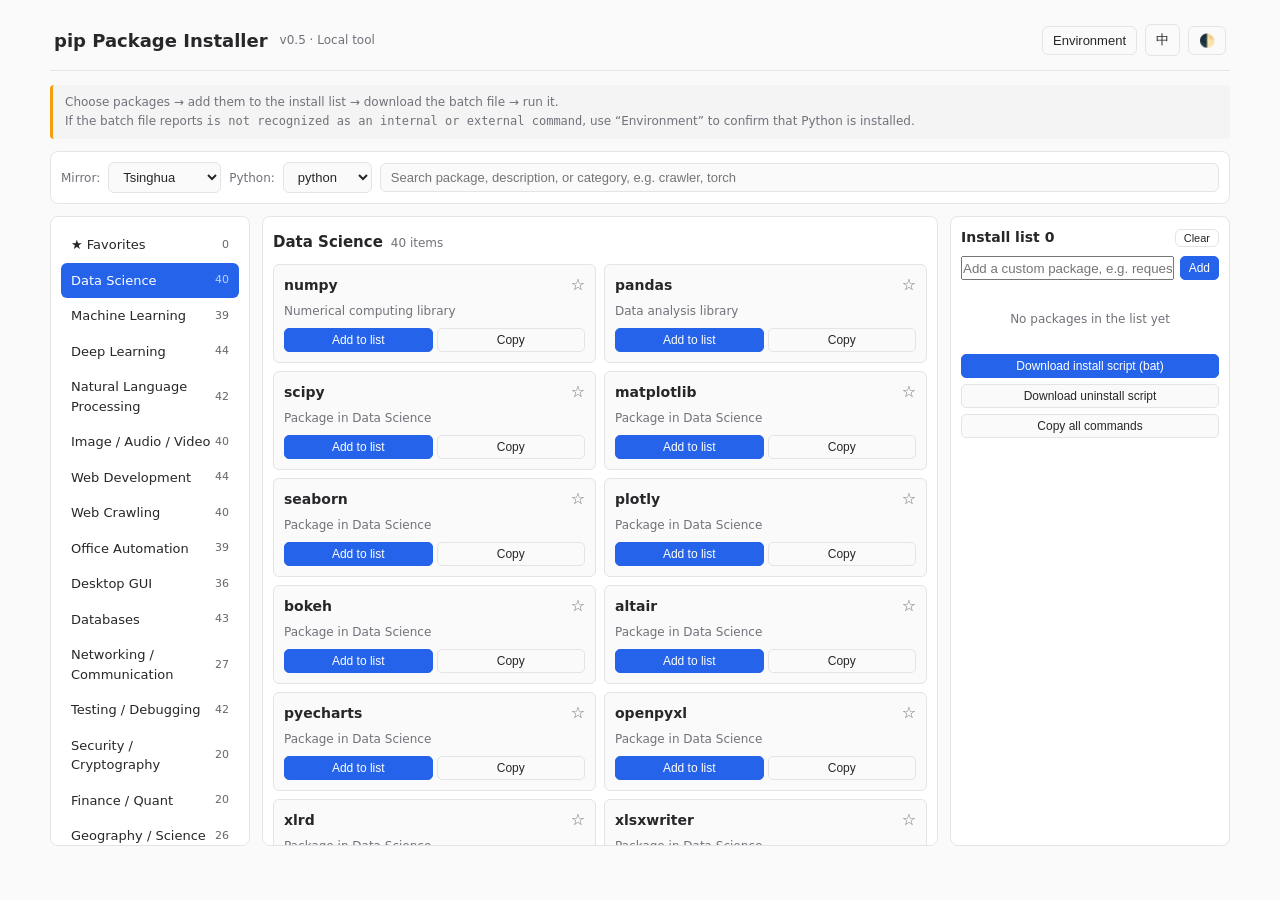
<file: python库安装器.html>
<!DOCTYPE html>
<html lang="zh-CN">
<head>
<meta charset="UTF-8">
<title>pip 库安装器</title>
<meta name="viewport" content="width=device-width,initial-scale=1">
<style>
:root{
  --bg:#fafafa; --panel:#fff; --border:#e4e4e7; --text:#27272a;
  --muted:#71717a; --accent:#2563eb; --accent-hover:#1d4ed8;
  --soft:#f4f4f5; --warn:#f59e0b; --danger:#dc2626;
}
[data-theme="dark"]{
  --bg:#18181b; --panel:#27272a; --border:#3f3f46; --text:#fafafa;
  --muted:#a1a1aa; --accent:#3b82f6; --accent-hover:#60a5fa;
  --soft:#3f3f46; --warn:#fbbf24; --danger:#ef4444;
}
*{box-sizing:border-box;margin:0;padding:0}
body{
  font:14px/1.5 "Microsoft YaHei",system-ui,sans-serif;
  background:var(--bg);color:var(--text);padding:16px;
}
.wrap{max-width:1180px;margin:0 auto}
header{
  display:flex;align-items:center;gap:12px;
  padding:8px 4px 14px;border-bottom:1px solid var(--border);margin-bottom:14px;
}
header h1{font-size:18px;font-weight:600}
header .sub{color:var(--muted);font-size:12px}
header .right{margin-left:auto;display:flex;gap:8px;align-items:center}
.icon-btn{
  background:none;border:1px solid var(--border);border-radius:6px;
  padding:6px 10px;cursor:pointer;color:var(--text);font-size:13px;
}
.icon-btn:hover{background:var(--soft)}
.bar{
  display:flex;gap:8px;flex-wrap:wrap;align-items:center;
  padding:10px;background:var(--panel);border:1px solid var(--border);
  border-radius:8px;margin-bottom:12px;
}
.bar label{font-size:12px;color:var(--muted)}
.bar select,.bar input{
  padding:6px 10px;border:1px solid var(--border);border-radius:6px;
  background:var(--bg);color:var(--text);font-size:13px;outline:none;
}
.bar input{flex:1;min-width:180px}
.layout{display:grid;grid-template-columns:200px 1fr 280px;gap:12px}
@media(max-width:900px){.layout{grid-template-columns:1fr}}
.box{
  background:var(--panel);border:1px solid var(--border);
  border-radius:8px;padding:10px;
}
.cats{max-height:70vh;overflow:auto}
.cat{
  padding:8px 10px;cursor:pointer;border-radius:6px;
  font-size:13px;display:flex;justify-content:space-between;align-items:center;
}
.cat:hover{background:var(--soft)}
.cat.on{background:var(--accent);color:#fff}
.cat .n{font-size:11px;opacity:.7}
.list{max-height:70vh;overflow:auto}
.grid{display:grid;grid-template-columns:repeat(auto-fill,minmax(230px,1fr));gap:8px}
.card{
  border:1px solid var(--border);border-radius:6px;padding:10px;
  display:flex;flex-direction:column;gap:6px;background:var(--bg);
}
.card .top{display:flex;align-items:center;gap:6px}
.card .name{font-weight:600;font-size:14px;flex:1;word-break:break-all}
.card .star{cursor:pointer;color:var(--muted);font-size:16px;line-height:1}
.card .star.on{color:var(--warn)}
.card .desc{color:var(--muted);font-size:12px;min-height:18px}
.card .actions{display:flex;gap:4px;flex-wrap:wrap;margin-top:2px}
.btn{
  border:1px solid var(--border);background:var(--bg);color:var(--text);
  padding:4px 8px;border-radius:5px;cursor:pointer;font-size:12px;flex:1;
}
.btn:hover{background:var(--soft)}
.btn.p{background:var(--accent);color:#fff;border-color:var(--accent)}
.btn.p:hover{background:var(--accent-hover)}
.cart-title{display:flex;justify-content:space-between;align-items:center;margin-bottom:8px}
.cart-title h3{font-size:14px;font-weight:600}
.cart-list{max-height:300px;overflow:auto;margin:6px 0}
.cart-item{
  display:flex;justify-content:space-between;align-items:center;
  padding:5px 8px;background:var(--soft);border-radius:5px;margin-bottom:4px;
  font-size:13px;
}
.cart-item .rm{cursor:pointer;color:var(--danger);font-size:16px;line-height:1}
.cart-empty{color:var(--muted);font-size:12px;text-align:center;padding:20px}
.cart-actions{display:flex;flex-direction:column;gap:6px}
.h2{font-size:15px;font-weight:600;margin:4px 0 10px;display:flex;align-items:center;gap:8px}
.h2 .num{color:var(--muted);font-size:12px;font-weight:normal}
.tip{
  padding:8px 12px;background:var(--soft);border-left:3px solid var(--warn);
  border-radius:4px;margin-bottom:12px;font-size:12px;color:var(--muted);line-height:1.6;
}
.tip a{color:var(--accent);text-decoration:none}
.tip a:hover{text-decoration:underline}
.toast{
  position:fixed;bottom:20px;left:50%;transform:translateX(-50%);
  background:var(--text);color:var(--bg);padding:9px 18px;border-radius:6px;
  font-size:13px;opacity:0;transition:opacity .25s;pointer-events:none;z-index:99;
}
.toast.on{opacity:1}
.custom-row{display:flex;gap:6px;margin-bottom:10px}
.custom-row input{flex:1}
.empty{text-align:center;padding:40px;color:var(--muted);font-size:13px}
.dot{
  display:inline-block;width:6px;height:6px;border-radius:50%;
  background:var(--warn);margin-left:4px;vertical-align:middle;
}
::-webkit-scrollbar{width:6px;height:6px}
::-webkit-scrollbar-thumb{background:var(--border);border-radius:3px}
</style>
</head>
<body>
<div class="wrap">
  <header>
    <h1 data-i18n="title"></h1>
    <span class="sub" data-i18n="subtitle"></span>
    <div class="right">
      <button class="icon-btn" id="envBtn" data-i18n="envCheck" data-i18n-title="envCheckTitle"></button>
      <button class="icon-btn" id="langBtn" data-i18n="switchLanguage" data-i18n-title="switchLanguageTitle"></button>
      <button class="icon-btn" id="themeBtn" data-i18n-title="themeToggle">🌓</button>
    </div>
  </header>

  <div class="tip" id="tip"></div>

  <div class="bar">
    <label data-i18n="mirror"></label>
    <select id="mirror">
      <option value="https://pypi.tuna.tsinghua.edu.cn/simple" data-i18n="mirrorTsinghua"></option>
      <option value="https://mirrors.aliyun.com/pypi/simple/" data-i18n="mirrorAliyun"></option>
      <option value="https://pypi.mirrors.ustc.edu.cn/simple/" data-i18n="mirrorUSTC"></option>
      <option value="https://mirrors.huaweicloud.com/repository/pypi/simple/" data-i18n="mirrorHuawei"></option>
      <option value="" data-i18n="mirrorOfficial"></option>
    </select>
    <label data-i18n="python"></label>
    <select id="pycmd">
      <option value="python">python</option>
      <option value="py">py</option>
      <option value="python3">python3</option>
    </select>
    <input id="search" data-i18n-placeholder="searchPlaceholder">
  </div>

  <div class="layout">
    <div class="box cats" id="cats"></div>
    <div class="box list" id="list"></div>
    <div class="box">
      <div class="cart-title">
        <h3><span data-i18n="cartTitle"></span> <span class="num" id="cartNum">0</span></h3>
        <button class="icon-btn" id="clearCart" style="padding:2px 8px;font-size:11px" data-i18n="clear"></button>
      </div>
      <div class="custom-row">
        <input id="customLib" data-i18n-placeholder="customPlaceholder">
        <button class="btn p" id="addCustom" style="flex:0 0 auto" data-i18n="add"></button>
      </div>
      <div class="cart-list" id="cartList"></div>
      <div class="cart-actions">
        <button class="btn p" id="dlAll" data-i18n="downloadInstall"></button>
        <button class="btn" id="dlUninstall" data-i18n="downloadUninstall"></button>
        <button class="btn" id="copyAll" data-i18n="copyAll"></button>
      </div>
    </div>
  </div>
</div>

<div class="toast" id="toast"></div>

<script>
// ====== 库数据 ======
const data = {
  "数据科学":[["numpy","数值计算基础库"],["pandas","数据分析"],["scipy","科学计算"],["matplotlib","绘图"],["seaborn","统计绘图"],["plotly","交互式图表"],["bokeh","交互式可视化"],["altair","声明式绘图"],["pyecharts","Echarts 中文"],["openpyxl","读写 xlsx"],["xlrd","读旧版 Excel"],["xlsxwriter","生成 Excel"],["polars","高性能 DataFrame"],["modin","并行 pandas"],["dask","大数据计算"],["vaex","亿级数据"],["statsmodels","统计建模"],["sympy","符号数学"],["jupyterlab","新版 Notebook"],["notebook","经典 Notebook"],["ipython","增强终端"],["datatable","高性能表格"],["pandasgui","Pandas GUI"],["great-expectations","数据质量"],["sweetviz","数据探索可视化"],["pandas-profiling","数据分析报告"],["missingno","缺失值可视化"],["arrow","时间序列"],["sidetable","频数统计"],["tabulate","表格输出"]],
  "机器学习":[["scikit-learn","经典 ML"],["xgboost","梯度提升树"],["lightgbm","微软梯度提升"],["catboost","Yandex 梯度提升"],["imbalanced-learn","样本不均衡"],["optuna","超参数优化"],["hyperopt","贝叶斯优化"],["mlflow","实验管理"],["wandb","实验追踪"],["tensorboard","训练可视化"],["joblib","模型持久化"],["shap","模型可解释"],["lime","局部可解释"],["mlxtend","ML 扩展"],["pycaret","低代码 ML"],["featuretools","自动特征"],["category-encoders","类别编码"],["auto-sklearn","自动 ML"],["tpot","遗传算法 AutoML"],["eli5","模型解释"],["yellowbrick","ML 可视化"],["scikit-optimize","贝叶斯优化"],["ray","分布式计算"],["boruta","特征选择"],["sktime","时间序列 ML"],["tslearn","时间序列"],["prophet","时间序列预测"],["neuralprophet","神经网络预测"],["pmdarima","自动 ARIMA"]],
  "深度学习":[["tensorflow","TF 深度学习,包很大"],["torch","PyTorch,包很大"],["torchvision","PyTorch 视觉"],["torchaudio","PyTorch 音频"],["keras","高层神经网络"],["jax","Google 自动微分"],["paddlepaddle","百度飞桨,包很大"],["transformers","HuggingFace 大模型"],["accelerate","分布式训练"],["datasets","HF 数据集"],["tokenizers","HF 分词"],["diffusers","扩散模型"],["sentence-transformers","语义向量"],["pytorch-lightning","Lightning 封装"],["timm","图像模型"],["ultralytics","YOLOv8"],["onnx","模型交换"],["onnxruntime","ONNX 推理"],["tensorflow-hub","TF 模型库"],["tensorflowjs","TF.js"],["tf2onnx","TF 转 ONNX"],["torch2trt","PyTorch 转 TRT"],["torchsummary","模型摘要"],["tensorwatch","训练可视化"],["efficientnet","高效网络"],["segmentation-models-pytorch","分割模型"],["detectron2","Facebook 检测"],["mmcv","OpenMMLab 基础"],["mmsegmentation","语义分割"],["mmdetection","目标检测"]],
  "自然语言处理":[["jieba","中文分词"],["pkuseg","北大分词"],["hanlp","中文 NLP"],["snownlp","中文情感"],["nltk","经典 NLP"],["spacy","工业 NLP"],["gensim","词向量"],["textblob","简单文本"],["fasttext","Facebook 文本"],["pypinyin","拼音"],["zhconv","繁简转换"],["wordcloud","词云"],["langchain","LLM 框架"],["llama-index","LLM 索引"],["openai","OpenAI API"],["anthropic","Claude API"],["tiktoken","OpenAI 分词"],["rouge","摘要评估"],["bleu","翻译评估"],["sacrebleu","BLEU 标准"],["textstat","文本统计"],["python-Levenshtein","编辑距离"],["fuzzywuzzy","模糊匹配"],["rapidfuzz","快速模糊匹配"],["pycorrector","中文纠错"],["cnsenti","中文情感"],["ltp","语言技术平台"],["thulac","清华分词"],["pyltp","LTP Python"],["texthero","文本预处理"],["sumy","自动摘要"],["keybert","关键词提取"]],
  "图像/音视频":[["opencv-python","CV 视觉"],["pillow","图像处理"],["scikit-image","图像算法"],["imageio","图像 IO"],["moviepy","视频编辑"],["pydub","音频处理"],["librosa","音频分析"],["soundfile","音频读写"],["pyaudio","录音播放"],["ffmpeg-python","FFmpeg 封装"],["face-recognition","人脸识别"],["mediapipe","Google 多媒体 AI"],["pytesseract","Tesseract OCR"],["easyocr","多语言 OCR"],["paddleocr","百度 OCR"],["qrcode","二维码生成"],["pyzbar","二维码识别"],["imageai","简单 AI 视觉"],["albumentations","图像增强"],["imgaug","图像增强"],["kornia","可微计算机视觉"],["vidgear","视频处理"],["av","音视频绑定"],["opencv-contrib-python","OpenCV 扩展"],["pdf2image","PDF 转图片"],["img2pdf","图片转 PDF"],["python-magic","文件类型检测"],["wand","ImageMagick 绑定"],["colour","色彩科学"],["colorthief","主题色提取"]],
  "Web 开发":[["flask","轻量框架"],["flask-sqlalchemy","Flask ORM"],["django","全功能框架"],["djangorestframework","Django API"],["fastapi","现代异步 API"],["uvicorn","ASGI 服务器"],["gunicorn","WSGI 服务器"],["tornado","异步 Web"],["sanic","高性能异步"],["bottle","极简框架"],["jinja2","模板引擎"],["wtforms","表单"],["streamlit","数据应用"],["gradio","AI 演示界面"],["dash","可视化网页"],["nicegui","现代 UI"],["flask-restful","Flask RESTful"],["flask-cors","Flask CORS"],["flask-jwt-extended","Flask JWT"],["django-cors-headers","Django CORS"],["django-filter","Django 过滤"],["django-extensions","Django 扩展"],["channels","Django 异步"],["starlette","轻量 ASGI"],["pydantic","数据验证"],["marshmallow","序列化"],["apispec","OpenAPI 规范"],["flask-admin","管理后台"],["django-debug-toolbar","Django 调试"],["httpie","HTTP 客户端"]],
  "爬虫":[["requests","HTTP 请求"],["httpx","异步 HTTP"],["aiohttp","异步 HTTP"],["beautifulsoup4","HTML 解析"],["lxml","XML 解析"],["pyquery","jQuery 风格"],["parsel","选择器"],["scrapy","爬虫框架"],["scrapy-redis","分布式 Scrapy"],["selenium","浏览器自动化"],["playwright","新一代自动化"],["DrissionPage","国产自动化"],["fake-useragent","随机 UA"],["cloudscraper","绕过 CF"],["requests-html","支持 JS"],["yt-dlp","视频下载"],["you-get","媒体下载"],["helium","简化版 Selenium"],["mechanize","浏览器模拟"],["MechanicalSoup","自动表单"],["newspaper3k","新闻提取"],["trafilatura","网页正文提取"],["readability-lxml","正文提取"],["html2text","HTML 转文本"],["cssselect","CSS 选择器"],["w3lib","Web 工具"],["urllib3","HTTP 客户端"],["curl-cffi","cURL 绑定"],["tls-client","TLS 客户端"],["undetected-chromedriver","反检测驱动"]],
  "自动化办公":[["pyautogui","键鼠自动化"],["pynput","键鼠监听"],["keyboard","键盘控制"],["mouse","鼠标控制"],["pywin32","Win API"],["pywinauto","Win UI 自动化"],["uiautomation","UI 自动化"],["python-docx","Word"],["docx2pdf","Word 转 PDF"],["python-pptx","PPT"],["xlwings","Excel 联动"],["PyPDF2","PDF 处理"],["pypdf","PDF 新版"],["pdfplumber","PDF 提取"],["reportlab","生成 PDF"],["schedule","定时任务"],["apscheduler","高级定时"],["watchdog","文件监控"],["pyperclip","剪贴板"],["openpyxl","Excel 读写"],["xlutils","Excel 工具"],["xlsxwriter","生成 Excel"],["pyexcel","统一 Excel 接口"],["pandas","Excel 数据分析"],["python-docx-template","Word 模板"],["mailmerge","邮件合并"],["pywin32-ctypes","Win32 轻量"],["comtypes","COM 接口"],["winshell","Windows Shell"]],
  "GUI 桌面":[["PyQt5","Qt 桌面"],["PyQt6","Qt6"],["PySide6","官方 Qt"],["customtkinter","现代化 Tk"],["ttkbootstrap","Tk 美化"],["wxPython","wx 绑定"],["kivy","触摸 UI"],["kivymd","Material"],["dearpygui","即时模式"],["flet","Flutter 风"],["pygame","游戏开发"],["arcade","2D 游戏"],["pyinstaller","打包 exe"],["nuitka","Py 编译器"],["cx-Freeze","打包"],["auto-py-to-exe","PyInstaller GUI"],["pyqt5-tools","PyQt 设计器"],["qt-material","Qt Material 主题"],["qdarkstyle","Qt 暗色主题"],["pyglet","OpenGL 窗口"],["panda3d","3D 游戏引擎"],["ursina","3D 游戏"],["tkinterdnd2","Tk 拖放"],["pillow","图片处理"],["pyqtgraph","科学绘图"],["vispy","高性能可视化"]],
  "数据库":[["sqlalchemy","ORM"],["pymysql","MySQL"],["mysql-connector-python","MySQL 官方"],["psycopg2-binary","PostgreSQL"],["pymongo","MongoDB"],["redis","Redis 客户端"],["elasticsearch","ES 客户端"],["duckdb","嵌入分析"],["peewee","轻量 ORM"],["tortoise-orm","异步 ORM"],["alembic","数据库迁移"],["pyodbc","ODBC"],["clickhouse-driver","ClickHouse"],["aiosqlite","异步 SQLite"],["motor","异步 MongoDB"],["cassandra-driver","Cassandra"],["neo4j","图数据库"],["py2neo","Neo4j 简化"],["influxdb","时序数据库"],["pyarrow","Arrow 列存储"],["sqlmodel","SQL ORM"],["databases","异步数据库"],["asyncpg","异步 PostgreSQL"],["aiomysql","异步 MySQL"],["aioredis","异步 Redis"],["tinydb","轻量 JSON DB"],["pickledb","键值存储"],["sqlparse","SQL 解析"],["pypika","SQL 查询构建器"]],
  "网络/通信":[["websockets","WebSocket"],["websocket-client","WS 客户端"],["paramiko","SSH"],["fabric","远程执行"],["scapy","数据包"],["pyserial","串口"],["pymodbus","Modbus"],["paho-mqtt","MQTT"],["grpcio","gRPC"],["protobuf","Protobuf"],["pyzmq","ZeroMQ"],["kafka-python","Kafka"],["pika","RabbitMQ"],["celery","任务队列"],["asyncssh","异步 SSH"],["netmiko","网络设备自动化"],["napalm","网络自动化"],["nornir","网络自动化框架"],["pysnmp","SNMP"],["twisted","事件驱动网络"],["socket.io-client","Socket.IO 客户端"],["python-socketio","Socket.IO"],["python-telegram-bot","Telegram Bot"],["discord.py","Discord Bot"],["slack-sdk","Slack SDK"],["requests-oauthlib","OAuth"],["ftplib","FTP 标准库增强"]],
  "测试/调试":[["pytest","测试框架"],["pytest-cov","覆盖率"],["pytest-mock","Mock"],["pytest-xdist","并行测试"],["pytest-asyncio","异步测试"],["hypothesis","属性测试"],["faker","假数据"],["coverage","覆盖率"],["tox","多环境"],["locust","压测"],["memory-profiler","内存分析"],["line-profiler","行级性能"],["py-spy","采样分析"],["unittest-xml-reporting","JUnit XML"],["nose2","测试运行器"],["behave","BDD 测试"],["robotframework","自动化测试"],["selenium-wire","Selenium 网络"],["responses","Mock HTTP"],["httmock","HTTP Mock"],["freezegun","时间 Mock"],["factory-boy","测试工厂"],["mixer","数据生成"],["pyhamcrest","断言库"],["assertpy","流式断言"],["sure","表达式断言"],["vcrpy","HTTP 录制"],["moto","AWS Mock"],["pytest-benchmark","基准测试"]],
  "安全/加密":[["cryptography","加密"],["pycryptodome","加密算法"],["pyjwt","JWT"],["bcrypt","密码哈希"],["passlib","哈希套件"],["pyotp","动态口令"],["pynacl","加密工具"],["python-jose","JOSE"],["authlib","OAuth"],["itsdangerous","签名"],["argon2-cffi","Argon2 哈希"],["hashlib","哈希增强"],["secrets","安全随机"],["rsa","RSA 加密"],["ecdsa","椭圆曲线签名"],["paramiko","SSH 加密"],["gnupg","GPG 加密"],["m2crypto","OpenSSL 绑定"],["certifi","CA 证书"],["python-decouple","配置安全"]],
  "金融/量化":[["akshare","中文金融数据"],["tushare","股票数据"],["baostock","证券数据"],["yfinance","雅虎金融"],["ccxt","加密货币"],["backtrader","回测框架"],["mplfinance","金融图表"],["pandas-ta","技术指标"],["empyrical","金融指标"],["pyfolio","组合分析"],["zipline","量化框架"],["quantlib","金融工程"],["ta-lib","技术分析"],["vnpy","国产量化"],["rqalpha","米筐量化"],["alphalens","因子分析"],["pyalgotrade","算法交易"],["freqtrade","加密货币交易"],["alpaca-trade-api","股票 API"],["ib-insync","盈透 API"]],
  "地理/科学":[["geopandas","地理数据"],["shapely","几何"],["folium","交互地图"],["geopy","地理编码"],["pyproj","坐标投影"],["cartopy","地图绘制"],["astropy","天文学"],["biopython","生物信息"],["networkx","图论"],["pulp","线性规划"],["cvxpy","凸优化"],["basemap","地图工具"],["fiona","地理文件 IO"],["rasterio","栅格数据"],["contextily","地图底图"],["osmnx","OpenStreetMap"],["leafmap","交互地图"],["keplergl","大数据地图"],["pydeck","Deck.gl Python"],["h3","Uber 空间索引"],["rdkit","化学信息"],["ase","原子模拟"],["pymatgen","材料科学"],["scikit-bio","计算生物"],["obspy","地震学"],["astroquery","天文数据查询"]],
  "实用工具":[["rich","终端美化"],["colorama","终端着色"],["tqdm","进度条"],["loguru","日志库"],["pydantic","数据验证"],["click","命令行"],["typer","现代 CLI"],["fire","CLI 生成"],["python-dotenv","环境变量"],["pyyaml","YAML"],["toml","TOML"],["orjson","快速 JSON"],["arrow","时间处理"],["pendulum","日期增强"],["python-dateutil","日期工具"],["chardet","编码检测"],["psutil","系统监控"],["pyinstaller","打包 exe"],["poetry","依赖管理"],["pipenv","环境管理"],["black","代码格式化"],["isort","导入排序"],["flake8","代码检查"],["pylint","静态分析"],["mypy","类型检查"],["autopep8","自动 PEP8"],["bandit","安全检查"],["pre-commit","Git 钩子"],["invoke","任务执行"],["sh","Shell 命令"],["environs","环境变量解析"],["attrs","类装饰器"],["more-itertools","迭代工具"],["boltons","工具集合"],["toolz","函数式工具"],["funcy","函数式"],["cachew","缓存"],["diskcache","磁盘缓存"],["cachetools","缓存工具"],["humanize","人性化显示"],["inflection","单复数转换"],["regex","增强正则"],["parse","反向格式化"],["validators","数据验证"],["schema","数据模式"],["marshmallow","序列化"],["cerberus","数据验证"],["pytz","时区"],["tzlocal","本地时区"],["iso8601","ISO 日期"],["delorean","时间旅行"],["maya","人性化时间"],["freezegun","冻结时间"],["pluggy","插件系统"],["stevedore","动态插件"],["lazy-object-proxy","懒加载"],["wrapt","装饰器工具"]]
};

const lang = {
  zh: {
    title:'pip 库安装器', subtitle:'v0.5 · 本地工具', envCheck:'环境检测', envCheckTitle:'生成 Python 环境检测脚本',
    switchLanguage:'EN', switchLanguageTitle:'Switch to English', themeToggle:'切换主题',
    tip:'挑库 → 加入安装清单 → 下载 bat → 双击运行就行。<br>如果 bat 跑起来报错 <code>不是内部或外部命令</code>，先用右上角“环境检测”看看 Python 是否装好了。',
    mirror:'镜像:', python:'Python:', mirrorTsinghua:'清华', mirrorAliyun:'阿里', mirrorUSTC:'中科大', mirrorHuawei:'华为', mirrorOfficial:'官方源',
    searchPlaceholder:'搜库名/中文描述，比如 爬虫、torch', cartTitle:'安装清单', clear:'清空', customPlaceholder:'加自定义库，例如 requests==2.31.0', add:'加入',
    downloadInstall:'下载安装脚本 (bat)', downloadUninstall:'下载卸载脚本', copyAll:'复制全部命令', favorites:'收藏', searchResult:'搜索 “{query}”',
    customCategory:'自定义', customDescription:'(自定义)', empty:'没东西', itemCount:'{count} 个', added:'已加入', addToCart:'加入清单', copy:'复制',
    copyCommand:'复制单条命令', favorite:'收藏', cartEmpty:'还没添加任何库', alreadyInCart:'{name} 已经在清单里了', addedToCart:'已加入: {name}',
    copied:'已复制', illegalName:'库名有非法字符', cartIsEmpty:'清单是空的', clearConfirm:'清空整个安装清单?', uninstallConfirm:'确认要生成卸载脚本吗? 跑这个 bat 会把清单里的库都卸了。',
    installFile:'安装_{count}个库_{date}.bat', uninstallFile:'卸载_{count}个库.bat', envFile:'检测Python环境.bat', installScriptDownloaded:'已生成安装脚本', envScriptDownloaded:'环境检测脚本已下载',
    install:'安装', uninstall:'卸载', scriptTitle:'{action} Python 库', scriptList:'=== {action}清单 ({count} 个) ===', scriptMissingPython:'[错误] 找不到 Python，请先装 Python 并勾选 Add to PATH',
    scriptProgress:'[{current}/{total}] {action} {name} ...', scriptFinished:'=== 全部完成 ===', envScriptTitle:'Python 环境检测', envStep1:'[1] 检查 python 命令...', envStep2:'[2] 检查版本...', envStep3:'[3] 检查 pip...', envStep4:'[4] 已安装的库:', envFinished:'=== 检测完成 ===', envHelp:'把上面的内容截图发给求助的人',
    catData:'数据科学', catML:'机器学习', catDL:'深度学习', catNLP:'自然语言处理', catVision:'图像/音视频', catWeb:'Web 开发', catCrawler:'爬虫', catOffice:'自动化办公', catGUI:'GUI 桌面', catDB:'数据库', catNetwork:'网络/通信', catTest:'测试/调试', catSecurity:'安全/加密', catFinance:'金融/量化', catScience:'地理/科学', catUtility:'实用工具'
  },
  en: {
    title:'pip Package Installer', subtitle:'v0.5 · Local tool', envCheck:'Environment', envCheckTitle:'Generate a Python environment diagnostic script',
    switchLanguage:'中', switchLanguageTitle:'切换至中文', themeToggle:'Toggle theme',
    tip:'Choose packages → add them to the install list → download the batch file → run it.<br>If the batch file reports <code>is not recognized as an internal or external command</code>, use “Environment” to confirm that Python is installed.',
    mirror:'Mirror:', python:'Python:', mirrorTsinghua:'Tsinghua', mirrorAliyun:'Aliyun', mirrorUSTC:'USTC', mirrorHuawei:'Huawei', mirrorOfficial:'Official PyPI',
    searchPlaceholder:'Search package, description, or category, e.g. crawler, torch', cartTitle:'Install list', clear:'Clear', customPlaceholder:'Add a custom package, e.g. requests==2.31.0', add:'Add',
    downloadInstall:'Download install script (bat)', downloadUninstall:'Download uninstall script', copyAll:'Copy all commands', favorites:'Favorites', searchResult:'Search “{query}”',
    customCategory:'Custom', customDescription:'(custom package)', empty:'No packages found', itemCount:'{count} items', added:'Added', addToCart:'Add to list', copy:'Copy',
    copyCommand:'Copy command', favorite:'Favorite', cartEmpty:'No packages in the list yet', alreadyInCart:'{name} is already in the list', addedToCart:'Added: {name}',
    copied:'Copied', illegalName:'The package name contains invalid characters', cartIsEmpty:'The install list is empty', clearConfirm:'Clear the entire install list?', uninstallConfirm:'Generate an uninstall script? Running it will uninstall every package in the list.',
    installFile:'install_{count}_packages_{date}.bat', uninstallFile:'uninstall_{count}_packages.bat', envFile:'python_environment_check.bat', installScriptDownloaded:'Install script generated', envScriptDownloaded:'Environment script downloaded',
    install:'Install', uninstall:'Uninstall', scriptTitle:'{action} Python Packages', scriptList:'=== {action} list ({count} packages) ===', scriptMissingPython:'[ERROR] Python was not found. Install Python and enable Add to PATH.',
    scriptProgress:'[{current}/{total}] {action} {name} ...', scriptFinished:'=== Complete ===', envScriptTitle:'Python Environment Check', envStep1:'[1] Checking the Python command...', envStep2:'[2] Checking the version...', envStep3:'[3] Checking pip...', envStep4:'[4] Installed packages:', envFinished:'=== Check complete ===', envHelp:'You can share a screenshot of the output when asking for help.',
    catData:'Data Science', catML:'Machine Learning', catDL:'Deep Learning', catNLP:'Natural Language Processing', catVision:'Image / Audio / Video', catWeb:'Web Development', catCrawler:'Web Crawling', catOffice:'Office Automation', catGUI:'Desktop GUI', catDB:'Databases', catNetwork:'Networking / Communication', catTest:'Testing / Debugging', catSecurity:'Security / Cryptography', catFinance:'Finance / Quant', catScience:'Geography / Science', catUtility:'Utilities'
  }
};

const categoryKeys = {
  '数据科学':'catData', '机器学习':'catML', '深度学习':'catDL', '自然语言处理':'catNLP', '图像/音视频':'catVision', 'Web 开发':'catWeb', '爬虫':'catCrawler', '自动化办公':'catOffice', 'GUI 桌面':'catGUI', '数据库':'catDB', '网络/通信':'catNetwork', '测试/调试':'catTest', '安全/加密':'catSecurity', '金融/量化':'catFinance', '地理/科学':'catScience', '实用工具':'catUtility'
};

// Additional useful packages are appended without altering the original catalogue.
data['深度学习'].push(['peft','参数高效微调'],['trl','大模型训练'],['ollama','Ollama 客户端'],['vllm','高吞吐推理']);
data['Web 开发'].push(['litestar','现代 API 框架'],['sse-starlette','服务端事件'],['slowapi','限流'],['python-multipart','表单上传']);
data['数据库'].push(['clickhouse-connect','ClickHouse 官方客户端'],['pgvector','PostgreSQL 向量扩展'],['weaviate-client','Weaviate 向量数据库'],['qdrant-client','Qdrant 向量数据库']);
data['测试/调试'].push(['ruff','快速代码检查'],['playwright-stealth','浏览器自动化扩展'],['schemathesis','API 属性测试']);
data['实用工具'].push(['uv','高速 Python 包管理'],['tenacity','重试工具'],['platformdirs','跨平台目录'],['questionary','交互式命令行'],['textual','终端 UI'],['structlog','结构化日志'],['pydantic-settings','配置管理'],['fastapi-cli','FastAPI 命令行']);

// 120 additional commonly used packages, appended to the original catalogue only.
data['数据科学'].push(
  ['numpy-financial','金融数值计算'],['pingouin','统计分析'],['pyjanitor','数据清洗'],['datawig','缺失数据补全'],['dataprep','数据准备'],['dtale','DataFrame 交互查看'],['lux-api','自动数据探索'],['evidently','数据与模型监控'],['whylogs','数据日志监控'],['streamz','实时数据流处理']
);
data['机器学习'].push(
  ['river','在线机器学习'],['dirty-cat','脏数据编码'],['interpret','可解释机器学习'],['interpret-core','模型解释核心'],['fairlearn','机器学习公平性'],['cleanlab','标签质量检测'],['alibi','模型解释与鲁棒性'],['dalex','模型解释工具'],['skforecast','时间序列预测'],['mljar-supervised','自动机器学习']
);
data['深度学习'].push(
  ['bitsandbytes','低比特模型量化'],['deepspeed','大模型分布式训练'],['fairscale','PyTorch 大规模训练'],['optimum','模型推理优化'],['safetensors','安全模型权重格式'],['huggingface-hub','Hugging Face Hub 客户端'],['gradio-client','Gradio 客户端'],['outlines','结构化 LLM 输出'],['guidance','LLM 引导生成'],['instructor','结构化 LLM 响应']
);
data['自然语言处理'].push(
  ['stanza','Stanford NLP'],['flair','文本分类与 NER'],['presidio-analyzer','敏感信息识别'],['presidio-anonymizer','敏感信息脱敏'],['dateparser','自然语言日期解析'],['emoji','Emoji 处理'],['unidecode','Unicode 转 ASCII'],['langdetect','语言识别'],['lingua-language-detector','高精度语言识别'],['wordninja','英文词语切分']
);
data['图像/音视频'].push(
  ['mss','快速屏幕截图'],['pyvirtualcam','虚拟摄像头'],['manim','数学动画'],['pytube','YouTube 下载'],['faster-whisper','快速语音识别'],['openai-whisper','语音转文字'],['demucs','音频人声分离'],['pedalboard','音频效果处理'],['cairosvg','SVG 转图片'],['svgwrite','生成 SVG 图形']
);
data['Web 开发'].push(
  ['django-ninja','Django 类型化 API'],['django-allauth','Django 认证'],['django-environ','Django 环境配置'],['whitenoise','静态文件服务'],['uvloop','高性能事件循环'],['aiofiles','异步文件操作'],['django-celery-beat','Django 定时任务'],['fastapi-users','FastAPI 用户认证'],['strawberry-graphql','Python GraphQL'],['ariadne','GraphQL 服务端']
);
data['爬虫'].push(
  ['browser-use','AI 浏览器自动化'],['scrapling','反爬网页抓取'],['crawl4ai','AI 网页抓取'],['requests-cache','HTTP 缓存'],['requests-ratelimiter','请求限速'],['httpcore','HTTP 核心库'],['selectolax','高速 HTML 解析'],['bs4','BeautifulSoup 简写包'],['feedparser','RSS/Atom 解析'],['warcio','WARC 网页归档处理']
);
data['自动化办公'].push(
  ['office365-rest-python-client','Microsoft 365 API'],['msal','微软身份认证'],['google-api-python-client','Google API 客户端'],['gspread','Google Sheets 操作'],['pywhatkit','WhatsApp 和网页自动化'],['send2trash','安全移入回收站'],['pathvalidate','文件名路径校验'],['imgkit','HTML 转图片'],['weasyprint','HTML 转 PDF'],['camelot-py','PDF 表格提取']
);
data['GUI 桌面'].push(
  ['pywebview','原生 WebView 桌面程序'],['eel','Python Web 桌面 GUI'],['pystray','系统托盘图标'],['toga','原生跨平台 GUI'],['pyside6-essentials','PySide6 基础组件'],['cefpython3','嵌入 Chromium 浏览器'],['pyqt6-webengine','PyQt6 WebEngine'],['tkinter-tooltip','Tk 悬浮提示'],['tksheet','Tk 表格控件'],['flexx','浏览器桌面 GUI']
);
data['数据库'].push(
  ['supabase','Supabase 客户端'],['firebase-admin','Firebase 管理 SDK'],['boto3','AWS SDK'],['google-cloud-bigquery','Google BigQuery 客户端'],['snowflake-connector-python','Snowflake 客户端'],['trino','Trino SQL 客户端'],['pymilvus','Milvus 向量数据库'],['chromadb','Chroma 向量数据库'],['pinecone','Pinecone 向量数据库'],['sqlalchemy-utils','SQLAlchemy 实用扩展']
);
data['测试/调试'].push(
  ['pytest-django','Django 测试'],['pytest-httpx','HTTPX Mock'],['pytest-sugar','pytest 友好输出'],['pytest-watch','测试文件监控'],['debugpy','Python 调试器'],['icecream','调试打印'],['snoop','函数执行追踪'],['objgraph','对象引用分析'],['scalene','CPU/GPU/内存分析'],['pyinstrument','采样性能分析']
);
data['实用工具'].push(
  ['httpx-socks','HTTPX SOCKS 支持'],['python-ulid','ULID 生成'],['shortuuid','短 UUID'],['fakeredis','Redis 内存模拟'],['redisvl','Redis 向量库'],['croniter','Cron 表达式解析'],['retrying','重试装饰器'],['backoff','退避重试'],['anyio','异步兼容层'],['sniffio','异步库检测']
);

const $ = id => document.getElementById(id);
const LS = {
  get: k => { try { return JSON.parse(localStorage.getItem(k)); } catch(e) { return null; } },
  set: (k,v) => localStorage.setItem(k, JSON.stringify(v))
};
let locale = LS.get('locale') || (navigator.language.toLowerCase().startsWith('zh') ? 'zh' : 'en');
let cart = LS.get('cart') || [];
let favs = LS.get('favs') || [];
let currentCat = Object.keys(data)[0];

function t(key, vars={}) {
  let value = lang[locale][key] ?? key;
  Object.entries(vars).forEach(([name, replacement]) => value = value.replaceAll(`{${name}}`, replacement));
  return value;
}
function escapeHtml(value) {
  return String(value).replaceAll('&','&amp;').replaceAll('<','&lt;').replaceAll('>','&gt;').replaceAll('"','&quot;').replaceAll("'",'&#039;');
}
function englishDescription(name, category) {
  const descriptions = {
    tensorflow:'TensorFlow deep learning framework', torch:'PyTorch deep learning framework', transformers:'Hugging Face transformer models', requests:'HTTP client', pandas:'Data analysis library', numpy:'Numerical computing library',
    fastapi:'Modern asynchronous API framework', django:'Full-featured web framework', flask:'Lightweight web framework', playwright:'Browser automation', selenium:'Browser automation', pytest:'Python testing framework',
    rich:'Rich terminal output', pydantic:'Data validation', uv:'Fast Python package manager', ollama:'Ollama Python client', vllm:'High-throughput model inference', peft:'Parameter-efficient fine-tuning', trl:'Transformer reinforcement learning'
  };
  return descriptions[name] || `Package in ${t(categoryKeys[category])}`;
}
function updateStaticText() {
  document.documentElement.lang = locale === 'zh' ? 'zh-CN' : 'en';
  document.title = t('title');
  $('tip').innerHTML = t('tip');
  document.querySelectorAll('[data-i18n]').forEach(el => el.textContent = t(el.dataset.i18n));
  document.querySelectorAll('[data-i18n-title]').forEach(el => el.title = t(el.dataset.i18nTitle));
  document.querySelectorAll('[data-i18n-placeholder]').forEach(el => el.placeholder = t(el.dataset.i18nPlaceholder));
}
function toast(msg) {
  const el = $('toast'); el.textContent = msg; el.classList.add('on');
  clearTimeout(toast.timer); toast.timer = setTimeout(() => el.classList.remove('on'), 1800);
}
function pipCmd(lib, action='install') {
  const py = $('pycmd').value, mirror = $('mirror').value;
  return `${py} -m pip ${action === 'install' ? 'install' : 'uninstall -y'} ${lib}` + (action === 'install' && mirror ? ` -i ${mirror}` : '');
}
function makeBat(libs, action='install') {
  const actionText = t(action), py = $('pycmd').value;
  const lines = ['@echo off','chcp 65001 >nul',`title ${t('scriptTitle',{action:actionText})}`,'color 0A',`echo ${t('scriptList',{action:actionText,count:libs.length})}`,'echo.',`where ${py} >nul 2>nul`,'if errorlevel 1 (',`    echo ${t('scriptMissingPython')}`,'    pause & exit /b 1',')','echo.'];
  libs.forEach((lib,i) => { lines.push(`echo ${t('scriptProgress',{current:i+1,total:libs.length,action:actionText,name:lib})}`, pipCmd(lib,action), 'echo.'); });
  lines.push(`echo ${t('scriptFinished')}`,'pause');
  return lines.join('\r\n');
}
function downloadFile(name, content) {
  const blob = new Blob(['\uFEFF'+content],{type:'text/plain;charset=utf-8'}), url = URL.createObjectURL(blob), link = document.createElement('a');
  link.href = url; link.download = name; link.click(); setTimeout(() => URL.revokeObjectURL(url),500);
}
function copy(text) {
  const fallback = () => { const area=document.createElement('textarea'); area.value=text; document.body.appendChild(area); area.select(); document.execCommand('copy'); area.remove(); toast(t('copied')); };
  if (!navigator.clipboard) return fallback();
  navigator.clipboard.writeText(text).then(() => toast(t('copied')), fallback);
}
function renderCats() {
  const html = [`<div class="cat${currentCat==='__fav__'?' on':''}" data-cat="__fav__"><span>★ ${t('favorites')}</span><span class="n">${favs.length}</span></div>`];
  Object.keys(data).forEach(cat => html.push(`<div class="cat${cat===currentCat?' on':''}" data-cat="${escapeHtml(cat)}"><span>${t(categoryKeys[cat])}</span><span class="n">${data[cat].length}</span></div>`));
  $('cats').innerHTML=html.join('');
  $('cats').querySelectorAll('.cat').forEach(el => el.onclick=()=>{ currentCat=el.dataset.cat; $('search').value=''; renderCats(); renderList(); });
}
function findPackage(name) {
  for(const [cat,items] of Object.entries(data)) { const found=items.find(([pkg])=>pkg===name); if(found) return [name,found[1],cat]; }
  return [name,t('customDescription'),null];
}
function renderList() {
  const query=$('search').value.trim().toLowerCase(); let title,items=[];
  if(query) {
    title=t('searchResult',{query:escapeHtml($('search').value.trim())});
    Object.entries(data).forEach(([cat,arr])=>arr.forEach(([name,desc])=>{
      const displayDesc=locale==='zh'?desc:englishDescription(name,cat);
      if(name.toLowerCase().includes(query)||desc.toLowerCase().includes(query)||displayDesc.toLowerCase().includes(query)||t(categoryKeys[cat]).toLowerCase().includes(query)) items.push([name,displayDesc,cat]);
    }));
  } else if(currentCat==='__fav__') {
    title=t('favorites'); items=favs.map(name=>{const [pkg,desc,cat]=findPackage(name); return [pkg,locale==='zh'?desc:(cat?englishDescription(pkg,cat):desc),cat];});
  } else { title=t(categoryKeys[currentCat]); items=data[currentCat].map(([name,desc])=>[name,locale==='zh'?desc:englishDescription(name,currentCat),currentCat]); }
  if(!items.length) { $('list').innerHTML=`<div class="h2">${title}</div><div class="empty">${t('empty')}</div>`; return; }
  const cards=items.map(([name,desc,cat])=>{const inCart=cart.includes(name),isFav=favs.includes(name); return `<div class="card"><div class="top"><div class="name">${escapeHtml(name)}</div><span class="star ${isFav?'on':''}" data-fav="${escapeHtml(name)}" title="${t('favorite')}">${isFav?'★':'☆'}</span></div><div class="desc">${escapeHtml(desc)}${query&&cat?' · '+escapeHtml(t(categoryKeys[cat])):''}</div><div class="actions"><button class="btn ${inCart?'':'p'}" data-add="${escapeHtml(name)}">${inCart?t('added'):t('addToCart')}</button><button class="btn" data-copy="${escapeHtml(name)}" title="${t('copyCommand')}">${t('copy')}</button></div></div>`;}).join('');
  $('list').innerHTML=`<div class="h2">${title} <span class="num">${t('itemCount',{count:items.length})}</span></div><div class="grid">${cards}</div>`;
  $('list').querySelectorAll('[data-add]').forEach(btn=>btn.onclick=()=>addCart(btn.dataset.add));
  $('list').querySelectorAll('[data-copy]').forEach(btn=>btn.onclick=()=>copy(pipCmd(btn.dataset.copy)));
  $('list').querySelectorAll('[data-fav]').forEach(btn=>btn.onclick=()=>toggleFav(btn.dataset.fav));
}
function renderCart() {
  $('cartNum').textContent=cart.length;
  if(!cart.length) { $('cartList').innerHTML=`<div class="cart-empty">${t('cartEmpty')}</div>`; return; }
  $('cartList').innerHTML=cart.map(name=>`<div class="cart-item"><span>${escapeHtml(name)}</span><span class="rm" data-rm="${escapeHtml(name)}" title="${t('clear')}">×</span></div>`).join('');
  $('cartList').querySelectorAll('[data-rm]').forEach(el=>el.onclick=()=>{cart=cart.filter(name=>name!==el.dataset.rm);LS.set('cart',cart);renderCart();renderList();});
}
function addCart(lib) { if(cart.includes(lib)) return toast(t('alreadyInCart',{name:lib})); cart.push(lib); LS.set('cart',cart); renderCart(); renderList(); toast(t('addedToCart',{name:lib})); }
function toggleFav(lib) { favs=favs.includes(lib)?favs.filter(name=>name!==lib):[...favs,lib]; LS.set('favs',favs); renderCats(); renderList(); }
const theme=LS.get('theme')||(matchMedia('(prefers-color-scheme:dark)').matches?'dark':'light');
document.documentElement.setAttribute('data-theme',theme);
$('themeBtn').onclick=()=>{const next=document.documentElement.getAttribute('data-theme')==='dark'?'light':'dark';document.documentElement.setAttribute('data-theme',next);LS.set('theme',next);};
$('langBtn').onclick=()=>{locale=locale==='zh'?'en':'zh';LS.set('locale',locale);updateStaticText();renderCats();renderList();renderCart();};
$('mirror').value=LS.get('mirror')??$('mirror').value; $('pycmd').value=LS.get('pycmd')??'python';
$('mirror').onchange=()=>LS.set('mirror',$('mirror').value); $('pycmd').onchange=()=>LS.set('pycmd',$('pycmd').value); $('search').oninput=renderList;
$('clearCart').onclick=()=>{if(cart.length&&confirm(t('clearConfirm'))){cart=[];LS.set('cart',cart);renderCart();renderList();}};
$('addCustom').onclick=()=>{const value=$('customLib').value.trim();if(!value)return;if(/[<>|&;`$]/.test(value))return toast(t('illegalName'));addCart(value);$('customLib').value='';};
$('customLib').addEventListener('keydown',event=>{if(event.key==='Enter')$('addCustom').click();});
$('dlAll').onclick=()=>{if(!cart.length)return toast(t('cartIsEmpty'));const date=new Date().toISOString().slice(0,10).replaceAll('-','');downloadFile(t('installFile',{count:cart.length,date}),makeBat(cart));toast(t('installScriptDownloaded'));};
$('dlUninstall').onclick=()=>{if(!cart.length)return toast(t('cartIsEmpty'));if(confirm(t('uninstallConfirm')))downloadFile(t('uninstallFile',{count:cart.length}),makeBat(cart,'uninstall'));};
$('copyAll').onclick=()=>{if(!cart.length)return toast(t('cartIsEmpty'));copy(cart.map(name=>pipCmd(name)).join('\r\n'));};
$('envBtn').onclick=()=>{const py=$('pycmd').value;const bat=['@echo off','chcp 65001 >nul',`title ${t('envScriptTitle')}`,'color 0E',`echo === ${t('envScriptTitle')} ===`,'echo.',`echo ${t('envStep1')}`,`where ${py}`,'echo.',`echo ${t('envStep2')}`,`${py} --version`,'echo.',`echo ${t('envStep3')}`,`${py} -m pip --version`,'echo.',`echo ${t('envStep4')}`,`${py} -m pip list`,'echo.',`echo ${t('envFinished')}`,`echo ${t('envHelp')}`,'pause'].join('\r\n');downloadFile(t('envFile'),bat);toast(t('envScriptDownloaded'));};
updateStaticText();renderCats();renderList();renderCart();

if(false) { // Legacy implementation retained below but intentionally disabled.
// ====== 状态 ======
const $ = id => document.getElementById(id);
const LS = {
  get: k => { try{return JSON.parse(localStorage.getItem(k))}catch(e){return null} },
  set: (k,v) => localStorage.setItem(k, JSON.stringify(v))
};

let cart = LS.get('cart') || [];
let favs = LS.get('favs') || [];
let currentCat = Object.keys(data)[0];

// 主题
const theme = LS.get('theme') || (matchMedia('(prefers-color-scheme:dark)').matches ? 'dark' : 'light');
document.documentElement.setAttribute('data-theme', theme);
$('themeBtn').onclick = () => {
  const t = document.documentElement.getAttribute('data-theme') === 'dark' ? 'light' : 'dark';
  document.documentElement.setAttribute('data-theme', t);
  LS.set('theme', t);
};

// 镜像、python 命令记忆
$('mirror').value = LS.get('mirror') ?? $('mirror').value;
$('pycmd').value = LS.get('pycmd') ?? 'python';
$('mirror').onchange = () => LS.set('mirror', $('mirror').value);
$('pycmd').onchange = () => LS.set('pycmd', $('pycmd').value);

// ====== 工具函数 ======
function toast(msg){
  const t = $('toast'); t.textContent = msg; t.classList.add('on');
  clearTimeout(toast._t); toast._t = setTimeout(()=>t.classList.remove('on'), 1800);
}

function pipCmd(lib, action='install'){
  const py = $('pycmd').value;
  const m = $('mirror').value;
  const flag = action === 'install' ? 'install' : 'uninstall -y';
  return `${py} -m pip ${flag} ${lib}` + (action==='install' && m ? ` -i ${m}` : '');
}

function makeBat(libs, action='install'){
  // 写 bat 文件,加点防呆
  const title = action === 'install' ? '安装' : '卸载';
  const lines = [
    '@echo off',
    'chcp 65001 >nul',
    `title ${title} Python 库`,
    'color 0A',
    `echo === ${title}清单 (${libs.length} 个) ===`,
    'echo.',
    `where ${$('pycmd').value} >nul 2>nul`,
    'if errorlevel 1 (',
    '    echo [错误] 找不到 Python,请先装 Python 并勾选 Add to PATH',
    '    pause & exit /b 1',
    ')',
    'echo.'
  ];
  libs.forEach((lib, i) => {
    lines.push(`echo [${i+1}/${libs.length}] ${title} ${lib} ...`);
    lines.push(pipCmd(lib, action));
    lines.push('echo.');
  });
  lines.push(`echo === 全部完成 ===`);
  lines.push('pause');
  return lines.join('\r\n');
}

function downloadFile(name, content){
  const blob = new Blob(['\uFEFF'+content], {type:'text/plain;charset=utf-8'});
  const url = URL.createObjectURL(blob);
  const a = document.createElement('a');
  a.href = url; a.download = name;
  a.click();
  setTimeout(()=>URL.revokeObjectURL(url), 500);
}

function copy(text){
  navigator.clipboard?.writeText(text).then(
    ()=>toast('已复制'),
    ()=>{ // fallback
      const ta = document.createElement('textarea');
      ta.value = text; document.body.appendChild(ta);
      ta.select(); document.execCommand('copy'); ta.remove();
      toast('已复制');
    }
  );
}

// ====== 渲染 ======
function renderCats(){
  const html = ['<div class="cat'+(currentCat==='__fav__'?' on':'')+'" data-cat="__fav__">★ 收藏 <span class="n">'+favs.length+'</span></div>'];
  Object.keys(data).forEach(c => {
    html.push(`<div class="cat${c===currentCat?' on':''}" data-cat="${c}">${c} <span class="n">${data[c].length}</span></div>`);
  });
  $('cats').innerHTML = html.join('');
  $('cats').querySelectorAll('.cat').forEach(el => {
    el.onclick = () => { currentCat = el.dataset.cat; $('search').value=''; renderCats(); renderList(); };
  });
}

function renderList(){
  const q = $('search').value.trim().toLowerCase();
  let title, items;
  if(q){
    title = '搜索 "'+q+'"';
    items = [];
    Object.entries(data).forEach(([c, arr]) => {
      arr.forEach(([n,d]) => {
        if(n.toLowerCase().includes(q) || d.toLowerCase().includes(q) || c.toLowerCase().includes(q))
          items.push([n,d,c]);
      });
    });
  } else if(currentCat === '__fav__'){
    title = '收藏';
    items = favs.map(n => {
      // 找出原描述
      for(const [c,arr] of Object.entries(data))
        for(const [nn,d] of arr) if(nn===n) return [n,d,c];
      return [n,'(自定义)','自定义'];
    });
  } else {
    title = currentCat;
    items = data[currentCat].map(([n,d]) => [n,d,currentCat]);
  }

  if(!items.length){
    $('list').innerHTML = `<div class="h2">${title}</div><div class="empty">没东西</div>`;
    return;
  }

  const cards = items.map(([n,d,c]) => {
    const inCart = cart.includes(n);
    const isFav = favs.includes(n);
    return `<div class="card">
      <div class="top">
        <div class="name">${n}</div>
        <span class="star ${isFav?'on':''}" data-fav="${n}" title="收藏">${isFav?'★':'☆'}</span>
      </div>
      <div class="desc">${d}${q?' · '+c:''}</div>
      <div class="actions">
        <button class="btn ${inCart?'':'p'}" data-add="${n}">${inCart?'已加入':'加入清单'}</button>
        <button class="btn" data-copy="${n}" title="复制单条命令">复制</button>
      </div>
    </div>`;
  }).join('');

  $('list').innerHTML = `<div class="h2">${title} <span class="num">${items.length} 个</span></div><div class="grid">${cards}</div>`;

  // 绑事件
  $('list').querySelectorAll('[data-add]').forEach(b => b.onclick = () => addCart(b.dataset.add));
  $('list').querySelectorAll('[data-copy]').forEach(b => b.onclick = () => copy(pipCmd(b.dataset.copy)));
  $('list').querySelectorAll('[data-fav]').forEach(b => b.onclick = () => toggleFav(b.dataset.fav));
}

function renderCart(){
  $('cartNum').textContent = cart.length;
  if(!cart.length){
    $('cartList').innerHTML = '<div class="cart-empty">还没添加任何库</div>';
    return;
  }
  $('cartList').innerHTML = cart.map(n =>
    `<div class="cart-item"><span>${n}</span><span class="rm" data-rm="${n}">×</span></div>`
  ).join('');
  $('cartList').querySelectorAll('[data-rm]').forEach(el =>
    el.onclick = () => { cart = cart.filter(x => x !== el.dataset.rm); LS.set('cart',cart); renderCart(); renderList(); }
  );
}

function addCart(lib){
  if(cart.includes(lib)){ toast(lib+' 已经在清单里了'); return; }
  cart.push(lib); LS.set('cart',cart);
  renderCart(); renderList();
  toast('已加入: '+lib);
}

function toggleFav(lib){
  if(favs.includes(lib)) favs = favs.filter(x => x !== lib);
  else favs.push(lib);
  LS.set('favs', favs);
  renderCats(); renderList();
}

// ====== 顶部按钮 ======
$('search').oninput = renderList;

$('clearCart').onclick = () => {
  if(!cart.length) return;
  if(confirm('清空整个安装清单?')){ cart=[]; LS.set('cart',cart); renderCart(); renderList(); }
};

$('addCustom').onclick = () => {
  const v = $('customLib').value.trim();
  if(!v) return;
  // 简单过滤,不允许带空格危险字符
  if(/[<>|&;`$]/.test(v)){ toast('库名有非法字符'); return; }
  addCart(v);
  $('customLib').value = '';
};
$('customLib').addEventListener('keydown', e => { if(e.key==='Enter') $('addCustom').click(); });

$('dlAll').onclick = () => {
  if(!cart.length){ toast('清单是空的'); return; }
  const stamp = new Date().toISOString().slice(0,10).replace(/-/g,'');
  downloadFile(`安装_${cart.length}个库_${stamp}.bat`, makeBat(cart,'install'));
  toast('已生成安装脚本');
};

$('dlUninstall').onclick = () => {
  if(!cart.length){ toast('清单是空的'); return; }
  if(!confirm('确认要生成卸载脚本吗?跑这个 bat 会把清单里的库都卸了')) return;
  downloadFile(`卸载_${cart.length}个库.bat`, makeBat(cart,'uninstall'));
};

$('copyAll').onclick = () => {
  if(!cart.length){ toast('清单是空的'); return; }
  copy(cart.map(n => pipCmd(n)).join('\r\n'));
};

$('envBtn').onclick = () => {
  // 给新手用,跑完能看到自己 python 是否正常
  const py = $('pycmd').value;
  const bat = [
    '@echo off',
    'chcp 65001 >nul',
    'title Python 环境检测',
    'color 0E',
    'echo === Python 环境检测 ===',
    'echo.',
    'echo [1] 检查 python 命令...',
    `where ${py}`,
    'echo.',
    'echo [2] 检查版本...',
    `${py} --version`,
    'echo.',
    'echo [3] 检查 pip...',
    `${py} -m pip --version`,
    'echo.',
    'echo [4] 已安装的库 (前 30 个):',
    `${py} -m pip list 2>nul | more +0`,
    'echo.',
    'echo === 检测完成 ===',
    'echo 把上面的内容截图发给求助的人',
    'pause'
  ].join('\r\n');
  downloadFile('检测Python环境.bat', bat);
  toast('环境检测脚本已下载');
};

// ====== 启动 ======
renderCats(); renderList(); renderCart();
}
</script>
</body>
</html>
</file>
